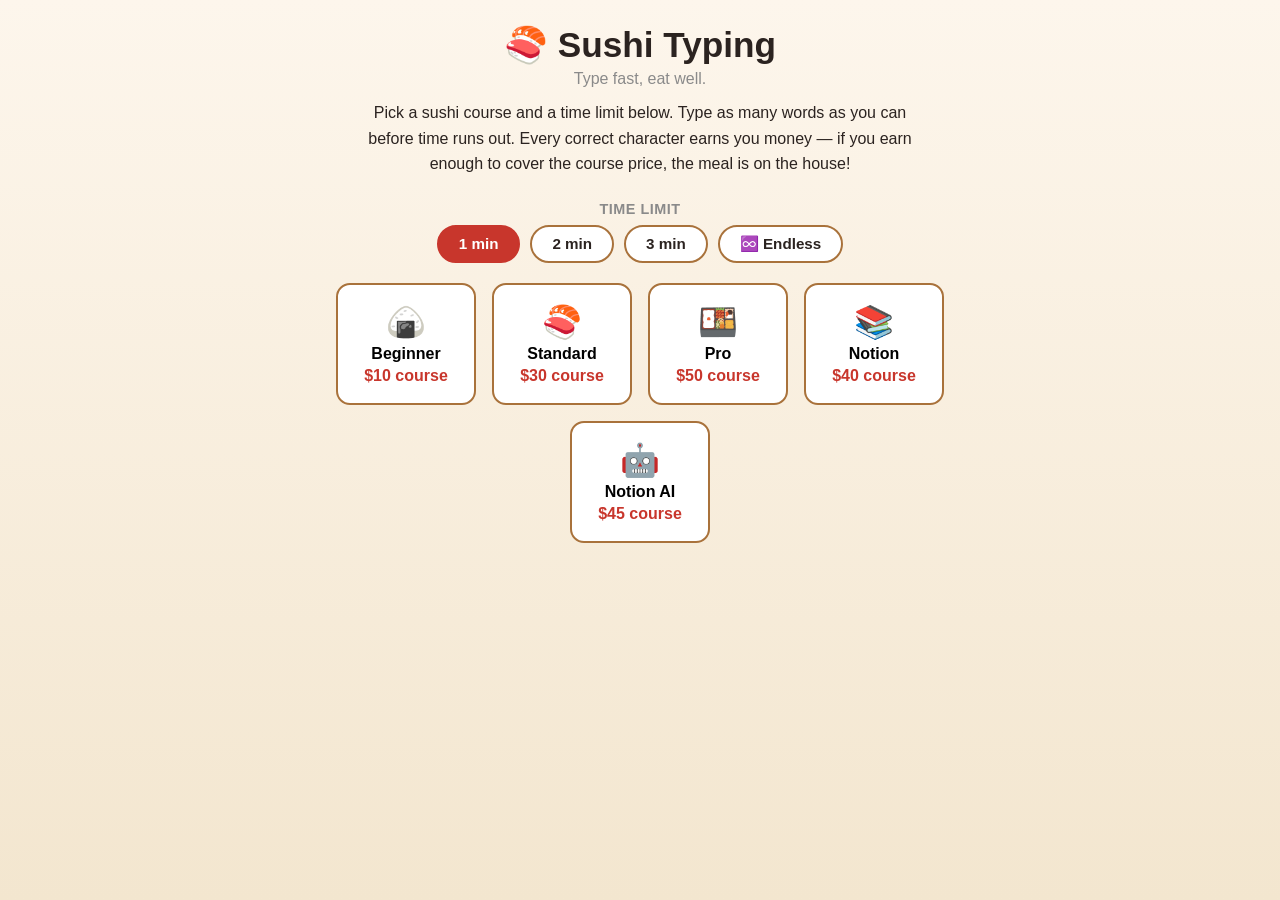
<file: frontend/index.html>
<!DOCTYPE html>
<html lang="en">
<head>
<meta charset="UTF-8" />
<meta name="viewport" content="width=device-width, initial-scale=1.0" />
<title>Sushi Typing &mdash; Type &amp; Eat</title>
<link rel="stylesheet" href="css/style.css" />
</head>
<body>
<div id="app">

  <header class="app-header">
    <h1>🍣 Sushi Typing</h1>
    <p class="tagline">Type fast, eat well.</p>
  </header>

  <!-- START SCREEN -->
  <section id="screen-start" class="screen active">
    <p class="intro">
      Pick a sushi course and a time limit below. Type as many words as you can
      before time runs out. Every correct character earns you money &mdash; if you
      earn enough to cover the course price, the meal is on the house!
    </p>
    <div class="duration-select">
      <span class="duration-label">Time limit</span>
      <div class="duration-options">
        <button class="duration-btn selected" data-duration="60">1 min</button>
        <button class="duration-btn" data-duration="120">2 min</button>
        <button class="duration-btn" data-duration="180">3 min</button>
        <button class="duration-btn" data-duration="endless">♾️ Endless</button>
      </div>
    </div>
    <div class="course-select">
      <button class="course-btn" data-course="beginner">
        <span class="course-emoji">🍙</span>
        <span class="course-name">Beginner</span>
        <span class="course-price">$10 course</span>
      </button>
      <button class="course-btn" data-course="standard">
        <span class="course-emoji">🍣</span>
        <span class="course-name">Standard</span>
        <span class="course-price">$30 course</span>
      </button>
      <button class="course-btn" data-course="pro">
        <span class="course-emoji">🍱</span>
        <span class="course-name">Pro</span>
        <span class="course-price">$50 course</span>
      </button>
      <button class="course-btn" data-course="notion">
        <span class="course-emoji">📚</span>
        <span class="course-name">Notion</span>
        <span class="course-price">$40 course</span>
      </button>
      <button class="course-btn" data-course="notion-ai">
        <span class="course-emoji">🤖</span>
        <span class="course-name">Notion AI</span>
        <span class="course-price">$45 course</span>
      </button>
    </div>
    <p id="start-error" class="error-msg"></p>
  </section>

  <!-- GAME SCREEN -->
  <section id="screen-game" class="screen">
    <div class="hud">
      <button id="home-btn" class="home-btn" title="Quit to home screen">🏠 Home</button>
      <div class="hud-item">⏱ <span id="time-left">60</span>s<span id="endless-tag" class="endless-tag" hidden> ♾️ endless</span></div>
      <div class="hud-item">💰 $<span id="earned">0.00</span></div>
      <div class="hud-item">🎯 Target $<span id="target-amount">10</span></div>
    </div>

    <div class="conveyor">
      <div class="belt-track">
        <div class="belt-plates" id="belt-plates"></div>
      </div>
    </div>

    <div class="word-stage">
      <div class="word-display" id="word-display"></div>
      <input
        type="text"
        id="type-input"
        autocomplete="off"
        autocorrect="off"
        autocapitalize="off"
        spellcheck="false"
        placeholder="Start typing…"
      />
      <button id="explain-btn" class="explain-btn" type="button">💡 Explain this</button>
    </div>
  </section>

  <!-- AI EXPLANATION MODAL -->
  <div id="explain-modal" class="modal-overlay" hidden>
    <div class="modal-box">
      <button id="explain-modal-close" class="modal-close" type="button" aria-label="Close">&times;</button>
      <h3>💡 Meaning</h3>
      <p id="explain-content" class="modal-content">Thinking…</p>
    </div>
  </div>

  <!-- RESULT SCREEN -->
  <section id="screen-result" class="screen">
    <h2 id="result-title"></h2>
    <div class="result-stats">
      <p>💰 Earned: $<span id="res-earned"></span></p>
      <p>🎯 Course price: $<span id="res-target"></span></p>
      <p>⌨️ Speed: <span id="res-speed"></span> chars/sec</p>
      <p>✅ Accuracy: <span id="res-accuracy"></span>%</p>
    </div>

    <form id="leaderboard-form">
      <input type="text" id="player-name" maxlength="20" placeholder="Your name" required />
      <button type="submit">Save score</button>
    </form>

    <div id="leaderboard" class="leaderboard"></div>

    <button id="retry-btn" class="retry-btn">Play again</button>
  </section>

</div>
<script src="js/app.js"></script>
</body>
</html>
</file>
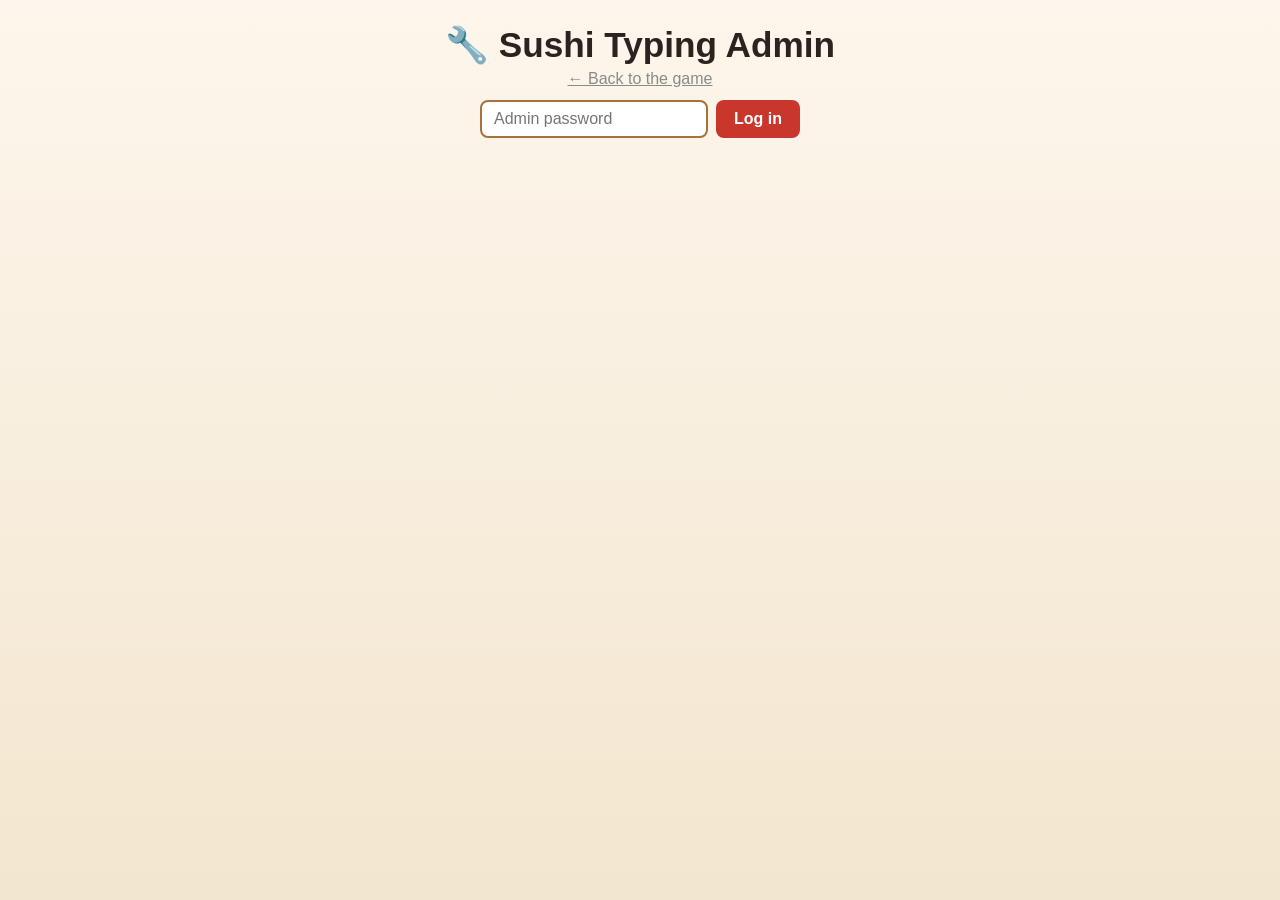
<file: frontend/admin.html>
<!DOCTYPE html>
<html lang="en">
<head>
<meta charset="UTF-8" />
<meta name="viewport" content="width=device-width, initial-scale=1.0" />
<meta name="robots" content="noindex" />
<title>Sushi Typing &mdash; Admin</title>
<link rel="stylesheet" href="css/style.css" />
</head>
<body>
<div id="app">

  <header class="app-header">
    <h1>🔧 Sushi Typing Admin</h1>
    <p class="tagline"><a href="/">&larr; Back to the game</a></p>
  </header>

  <!-- LOGIN SCREEN -->
  <section id="screen-login" class="screen active">
    <form id="login-form" class="admin-login">
      <input
        type="password"
        id="admin-password"
        placeholder="Admin password"
        autocomplete="current-password"
        required
      />
      <button type="submit">Log in</button>
    </form>
    <p id="login-error" class="error-msg"></p>
  </section>

  <!-- ADMIN SCREEN -->
  <section id="screen-admin" class="screen">

    <div class="admin-panel">
      <h3>📝 Word lists <button id="reset-words" class="admin-refresh" type="button">↩ Reset to file defaults</button></h3>
      <p class="admin-note">
        Changes here apply immediately and are saved to the database, so
        they survive restarts and redeploys. Uncheck a word to stop quizzing
        it without deleting it; check it to bring it back. &ldquo;Reset to
        file defaults&rdquo; discards this tab's saved list and reloads the
        original <code>backend/wordbank/*.txt</code> (everything enabled).
        The Notion AI tab edits the seed words the AI turns into fresh
        TOEIC-style sentences, not the sentences themselves.
      </p>
      <div class="duration-options admin-tabs" id="difficulty-tabs">
        <button class="duration-btn selected" data-difficulty="easy">Beginner</button>
        <button class="duration-btn" data-difficulty="medium">Standard</button>
        <button class="duration-btn" data-difficulty="hard">Pro</button>
        <button class="duration-btn" data-difficulty="notion">Notion</button>
        <button class="duration-btn" data-difficulty="notion-ai">Notion AI</button>
      </div>
      <form id="add-word-form" class="admin-add">
        <input type="text" id="new-word" placeholder="New word or phrase" required />
        <button type="submit">Add</button>
      </form>
      <p class="admin-count" id="word-count">0 entries</p>
      <ul id="word-list" class="word-list"></ul>
    </div>

    <div class="admin-panel">
      <h3>🏆 Leaderboard <button id="lb-refresh" class="admin-refresh" type="button">↻ Refresh</button></h3>
      <div class="admin-table-wrap">
        <table class="admin-table">
          <thead>
            <tr><th>#</th><th>Name</th><th>Course</th><th>Earned</th><th>Recorded at</th></tr>
          </thead>
          <tbody id="lb-body"></tbody>
        </table>
      </div>
      <p id="lb-empty" class="admin-note" hidden>No scores yet.</p>
    </div>

    <div class="admin-panel">
      <h3>👥 Access log <button id="al-refresh" class="admin-refresh" type="button">↻ Refresh</button></h3>
      <p class="admin-note">
        Most recent visits to the game's top page (up to 200), newest first.
        Stored alongside the leaderboard, so it survives restarts.
      </p>
      <p class="admin-count"><span id="al-count">0</span> entries</p>
      <div class="admin-table-wrap">
        <table class="admin-table">
          <thead>
            <tr><th>Time</th><th>IP</th><th>Browser</th></tr>
          </thead>
          <tbody id="al-body"></tbody>
        </table>
      </div>
      <p id="al-empty" class="admin-note" hidden>No visits recorded yet.</p>
    </div>

    <p id="admin-error" class="error-msg"></p>
    <p class="admin-logout-row">
      <button id="logout-btn" class="home-btn" type="button">Log out</button>
    </p>
  </section>

</div>
<script src="js/admin.js"></script>
</body>
</html>
</file>
<file: frontend/css/style.css>
:root {
  --red: #c8362c;
  --dark: #2b2320;
  --wood: #a9723b;
  --wood-dark: #8a5a2a;
  --cream: #fdf6ec;
  --green: #3f9142;
  --gray: #8a8a8a;
  --shadow: rgba(0, 0, 0, 0.15);
}

* {
  box-sizing: border-box;
}

body {
  margin: 0;
  min-height: 100vh;
  font-family: -apple-system, BlinkMacSystemFont, "Segoe UI", Roboto, Helvetica, Arial, sans-serif;
  background: linear-gradient(180deg, var(--cream) 0%, #f3e6cf 100%);
  color: var(--dark);
  display: flex;
  justify-content: center;
}

#app {
  width: 100%;
  max-width: 720px;
  padding: 24px 20px 48px;
}

.app-header {
  text-align: center;
  margin-bottom: 12px;
}

.app-header h1 {
  margin: 0;
  font-size: 2.2rem;
}

.tagline {
  margin: 4px 0 0;
  color: var(--gray);
}

.screen {
  display: none;
}

.screen.active {
  display: block;
  animation: fade-in 0.25s ease;
}

@keyframes fade-in {
  from { opacity: 0; transform: translateY(6px); }
  to { opacity: 1; transform: translateY(0); }
}

/* START SCREEN */
.intro {
  text-align: center;
  line-height: 1.6;
  max-width: 560px;
  margin: 0 auto 24px;
}

.duration-select {
  display: flex;
  flex-direction: column;
  align-items: center;
  gap: 8px;
  margin-bottom: 20px;
}

.duration-label {
  font-weight: 700;
  color: var(--gray);
  font-size: 0.9rem;
  text-transform: uppercase;
  letter-spacing: 0.5px;
}

.duration-options {
  display: flex;
  gap: 10px;
}

.duration-btn {
  cursor: pointer;
  border: 2px solid var(--wood);
  background: #fff;
  border-radius: 999px;
  padding: 8px 20px;
  font-size: 0.95rem;
  font-weight: 700;
  color: var(--dark);
  transition: transform 0.15s ease, box-shadow 0.15s ease, background 0.15s ease, color 0.15s ease;
}

.duration-btn:hover {
  transform: translateY(-2px);
  box-shadow: 0 4px 10px var(--shadow);
}

.duration-btn.selected {
  background: var(--red);
  border-color: var(--red);
  color: #fff;
}

.course-select {
  display: flex;
  gap: 16px;
  justify-content: center;
  flex-wrap: wrap;
}

.course-btn {
  cursor: pointer;
  border: 2px solid var(--wood);
  background: #fff;
  border-radius: 14px;
  padding: 18px 22px;
  min-width: 140px;
  display: flex;
  flex-direction: column;
  align-items: center;
  gap: 4px;
  font-size: 1rem;
  transition: transform 0.15s ease, box-shadow 0.15s ease, background 0.15s ease;
}

.course-btn:hover {
  transform: translateY(-3px);
  box-shadow: 0 6px 14px var(--shadow);
  background: #fff7ea;
}

.course-emoji {
  font-size: 2rem;
}

.course-name {
  font-weight: 700;
}

.course-price {
  color: var(--red);
  font-weight: 600;
}

.error-msg {
  text-align: center;
  color: var(--red);
  min-height: 1.4em;
}

/* GAME SCREEN */
.hud {
  display: flex;
  align-items: center;
  justify-content: space-around;
  font-size: 1.1rem;
  font-weight: 700;
  margin-bottom: 12px;
  background: #fff;
  border-radius: 10px;
  padding: 10px;
  box-shadow: 0 2px 8px var(--shadow);
}

.home-btn {
  cursor: pointer;
  border: 2px solid var(--wood);
  background: #fff;
  border-radius: 8px;
  padding: 6px 12px;
  font-size: 0.95rem;
  font-weight: 700;
  color: var(--dark);
  transition: background 0.15s ease;
}

.endless-tag {
  color: var(--red);
  font-size: 0.85rem;
  margin-left: 4px;
}

.home-btn:hover {
  background: #fff7ea;
}

.conveyor {
  height: 70px;
  border-radius: 10px;
  overflow: hidden;
  position: relative;
  background: var(--wood);
  box-shadow: inset 0 0 0 4px var(--wood-dark);
  margin-bottom: 20px;
}

.belt-track {
  position: absolute;
  inset: 0;
  display: flex;
  align-items: center;
}

.belt-plates {
  display: flex;
  gap: 40px;
  padding-left: 20px;
  animation: belt-scroll 6s linear infinite;
  font-size: 2rem;
  white-space: nowrap;
}

@keyframes belt-scroll {
  from { transform: translateX(0); }
  to { transform: translateX(-50%); }
}

.word-stage {
  background: #fff;
  border-radius: 14px;
  padding: 28px 20px;
  text-align: center;
  box-shadow: 0 4px 14px var(--shadow);
}

.word-display {
  font-size: 1.8rem;
  letter-spacing: 1px;
  min-height: 2.4em;
  margin-bottom: 16px;
  font-family: "Courier New", monospace;
  word-break: break-word;
  /* `normal` white-space collapses (hides) a space that lands right at a
     soft line-wrap point, which made a highlighted wrong/correct space
     character invisible there. `pre-wrap` keeps every space's box intact. */
  white-space: pre-wrap;
}

.word-display .char-correct {
  color: #1f6b23;
  font-weight: 700;
  background: rgba(63, 145, 66, 0.18);
  border-radius: 3px;
}

.word-display .char-wrong {
  color: #fff;
  background: var(--red);
  border-radius: 3px;
}

.word-display .char-pending {
  color: var(--gray);
}

#type-input {
  width: 100%;
  max-width: 420px;
  font-size: 1.2rem;
  padding: 10px 14px;
  border-radius: 8px;
  border: 2px solid var(--wood);
  text-align: center;
  outline: none;
}

#type-input:focus {
  border-color: var(--red);
}

.explain-btn {
  display: block;
  margin: 14px auto 0;
  cursor: pointer;
  border: 2px solid var(--wood);
  background: #fff7ea;
  border-radius: 8px;
  padding: 7px 16px;
  font-size: 0.9rem;
  font-weight: 700;
  color: var(--dark);
  transition: background 0.15s ease, transform 0.15s ease;
}

.explain-btn:hover {
  background: #ffefd0;
  transform: translateY(-1px);
}

/* AI EXPLANATION MODAL */
.modal-overlay {
  position: fixed;
  inset: 0;
  background: rgba(43, 35, 32, 0.55);
  display: flex;
  align-items: center;
  justify-content: center;
  padding: 20px;
  z-index: 100;
}

.modal-overlay[hidden] {
  display: none;
}

.modal-box {
  position: relative;
  background: #fff;
  border-radius: 14px;
  padding: 28px 24px 24px;
  max-width: 480px;
  width: 100%;
  box-shadow: 0 12px 30px rgba(0, 0, 0, 0.3);
  animation: fade-in 0.2s ease;
}

.modal-box h3 {
  margin: 0 0 12px;
}

.modal-content {
  line-height: 1.6;
  margin: 0;
  white-space: pre-wrap;
}

.modal-close {
  position: absolute;
  top: 10px;
  right: 12px;
  cursor: pointer;
  border: none;
  background: transparent;
  font-size: 1.6rem;
  line-height: 1;
  color: var(--gray);
  padding: 4px;
}

.modal-close:hover {
  color: var(--red);
}

/* RESULT SCREEN */
#screen-result {
  text-align: center;
}

#result-title {
  font-size: 1.8rem;
}

.result-stats {
  background: #fff;
  border-radius: 12px;
  padding: 16px 20px;
  box-shadow: 0 4px 14px var(--shadow);
  display: inline-block;
  text-align: left;
  margin-bottom: 20px;
}

.result-stats p {
  margin: 6px 0;
  font-size: 1.05rem;
}

#leaderboard-form {
  display: flex;
  gap: 8px;
  justify-content: center;
  margin-bottom: 16px;
  flex-wrap: wrap;
}

#player-name {
  padding: 8px 12px;
  border-radius: 8px;
  border: 2px solid var(--wood);
  font-size: 1rem;
}

#leaderboard-form button,
.retry-btn {
  cursor: pointer;
  border: none;
  border-radius: 8px;
  padding: 9px 18px;
  font-size: 1rem;
  font-weight: 700;
  background: var(--red);
  color: #fff;
  transition: opacity 0.15s ease;
}

#leaderboard-form button:hover,
.retry-btn:hover {
  opacity: 0.85;
}

.retry-btn {
  margin-top: 8px;
}

.leaderboard {
  background: #fff;
  border-radius: 12px;
  padding: 12px 20px;
  box-shadow: 0 4px 14px var(--shadow);
  max-width: 360px;
  margin: 0 auto 12px;
  text-align: left;
}

.leaderboard h3 {
  margin-top: 0;
  text-align: center;
}

.leaderboard ol {
  padding-left: 22px;
  margin: 0;
}

.leaderboard li {
  padding: 3px 0;
  display: flex;
  justify-content: space-between;
  gap: 10px;
}

.leaderboard .lb-name {
  font-weight: 600;
}

.leaderboard .lb-amount {
  color: var(--red);
  font-weight: 700;
}

/* ADMIN PAGE (admin.html) */
.app-header .tagline a {
  color: var(--gray);
}

.admin-login {
  display: flex;
  gap: 8px;
  justify-content: center;
  flex-wrap: wrap;
}

.admin-login input {
  padding: 8px 12px;
  border-radius: 8px;
  border: 2px solid var(--wood);
  font-size: 1rem;
}

.admin-login button,
.admin-add button {
  cursor: pointer;
  border: none;
  border-radius: 8px;
  padding: 9px 18px;
  font-size: 1rem;
  font-weight: 700;
  background: var(--red);
  color: #fff;
  transition: opacity 0.15s ease;
}

.admin-login button:hover,
.admin-add button:hover {
  opacity: 0.85;
}

.admin-panel {
  background: #fff;
  border-radius: 14px;
  padding: 20px;
  box-shadow: 0 4px 14px var(--shadow);
  margin-bottom: 20px;
}

.admin-panel h3 {
  margin-top: 0;
}

.admin-note {
  color: var(--gray);
  font-size: 0.9rem;
  line-height: 1.5;
}

.admin-tabs {
  flex-wrap: wrap;
  margin-bottom: 14px;
}

.admin-add {
  display: flex;
  gap: 8px;
  flex-wrap: wrap;
  margin-bottom: 8px;
}

.admin-add input {
  flex: 1;
  min-width: 200px;
  padding: 8px 12px;
  border-radius: 8px;
  border: 2px solid var(--wood);
  font-size: 1rem;
}

.admin-count {
  color: var(--gray);
  font-size: 0.85rem;
  margin: 0 0 6px;
}

.word-list {
  list-style: none;
  margin: 0;
  padding: 0;
  max-height: 320px;
  overflow-y: auto;
  border: 1px solid #eee0cc;
  border-radius: 8px;
}

.word-list li {
  display: flex;
  justify-content: space-between;
  align-items: center;
  gap: 10px;
  padding: 6px 12px;
  border-bottom: 1px solid #f3ead9;
}

.word-list li:last-child {
  border-bottom: none;
}

.word-toggle {
  display: flex;
  align-items: center;
  gap: 10px;
  flex: 1;
  cursor: pointer;
  min-width: 0;
}

.word-toggle input[type="checkbox"] {
  cursor: pointer;
  accent-color: var(--green);
  width: 16px;
  height: 16px;
  flex-shrink: 0;
}

.word-off {
  color: var(--gray);
  text-decoration: line-through;
}

.word-delete {
  cursor: pointer;
  border: none;
  background: transparent;
  color: var(--gray);
  font-size: 1rem;
  padding: 2px 6px;
  border-radius: 6px;
}

.word-delete:hover {
  color: #fff;
  background: var(--red);
}

.admin-refresh {
  cursor: pointer;
  border: 2px solid var(--wood);
  background: #fff;
  border-radius: 8px;
  padding: 4px 10px;
  font-size: 0.85rem;
  font-weight: 700;
  color: var(--dark);
  vertical-align: middle;
  margin-left: 8px;
}

.admin-refresh:hover {
  background: #fff7ea;
}

.admin-table-wrap {
  overflow-x: auto;
}

.admin-table {
  width: 100%;
  border-collapse: collapse;
  font-size: 0.95rem;
}

.admin-table th,
.admin-table td {
  text-align: left;
  padding: 6px 10px;
  border-bottom: 1px solid #f3ead9;
  white-space: nowrap;
}

.admin-table th {
  color: var(--gray);
  font-size: 0.85rem;
  text-transform: uppercase;
  letter-spacing: 0.5px;
}

.admin-logout-row {
  text-align: center;
}
</file>
